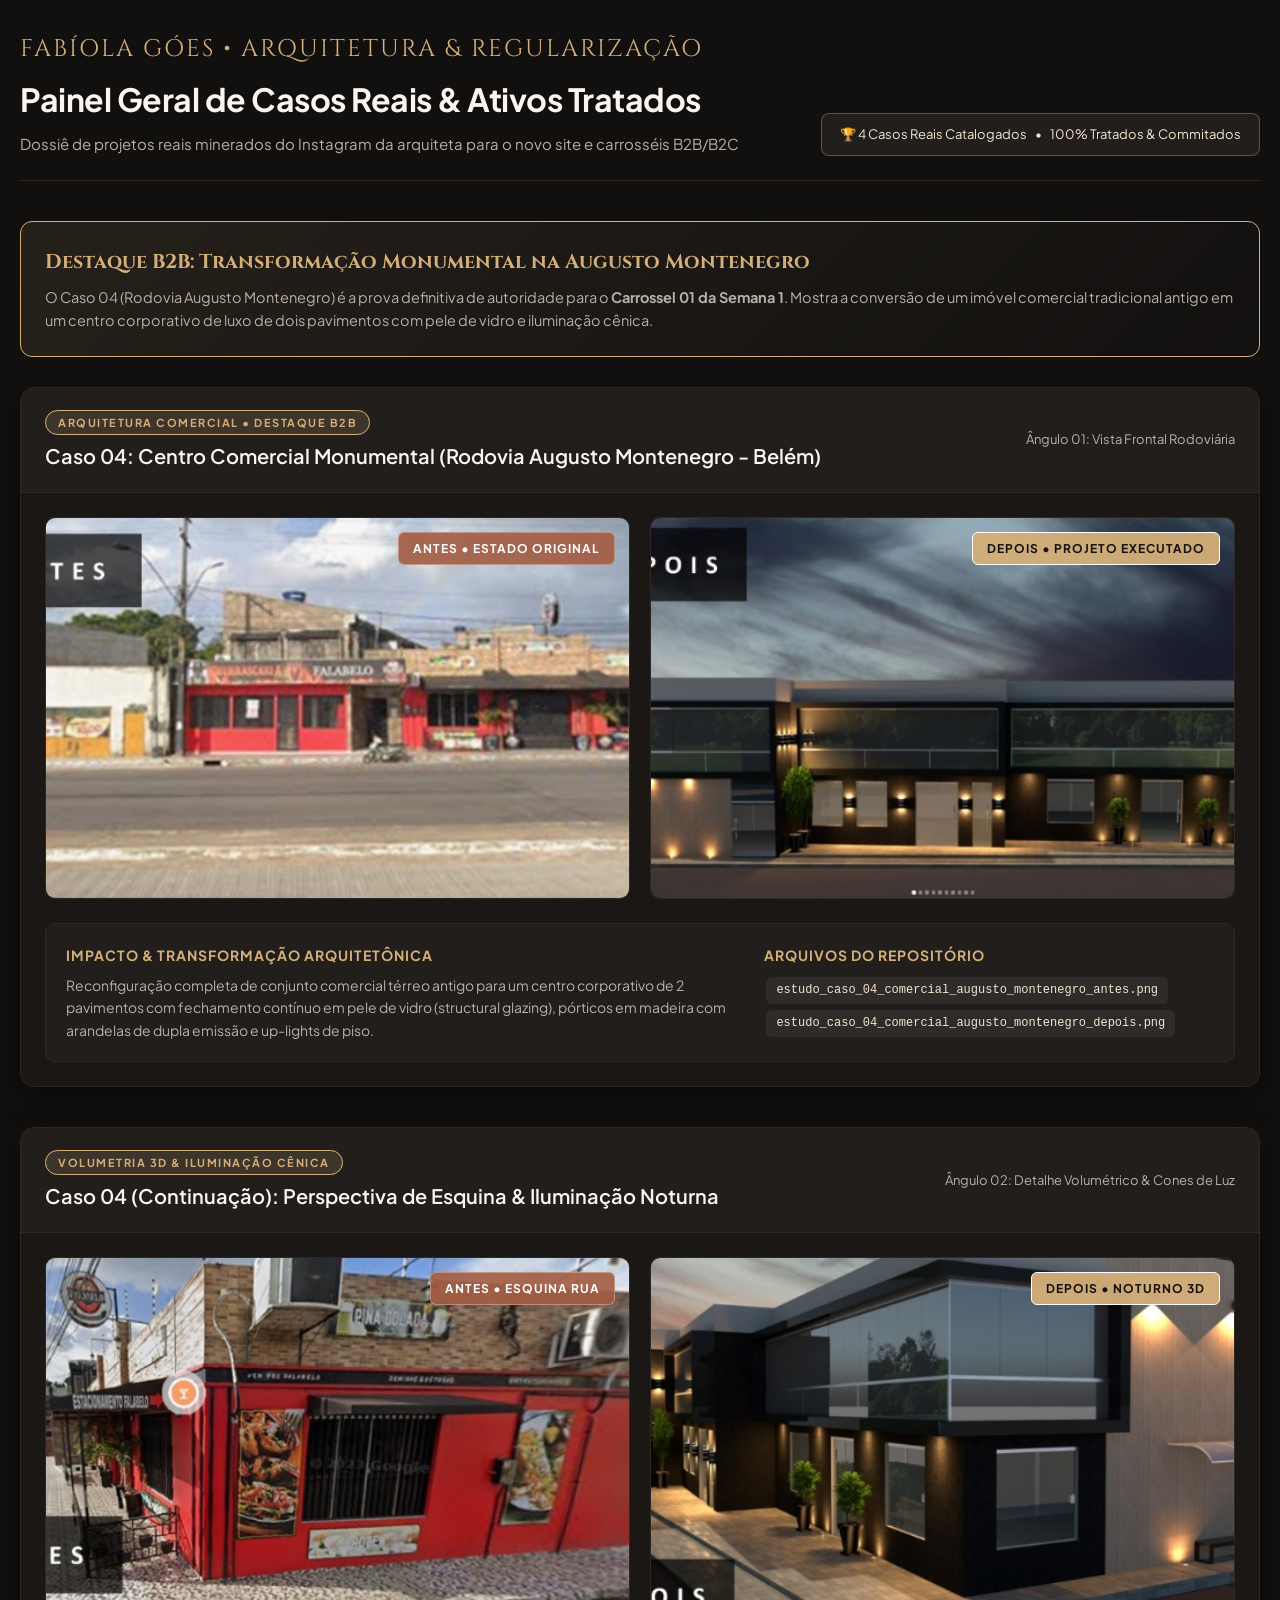
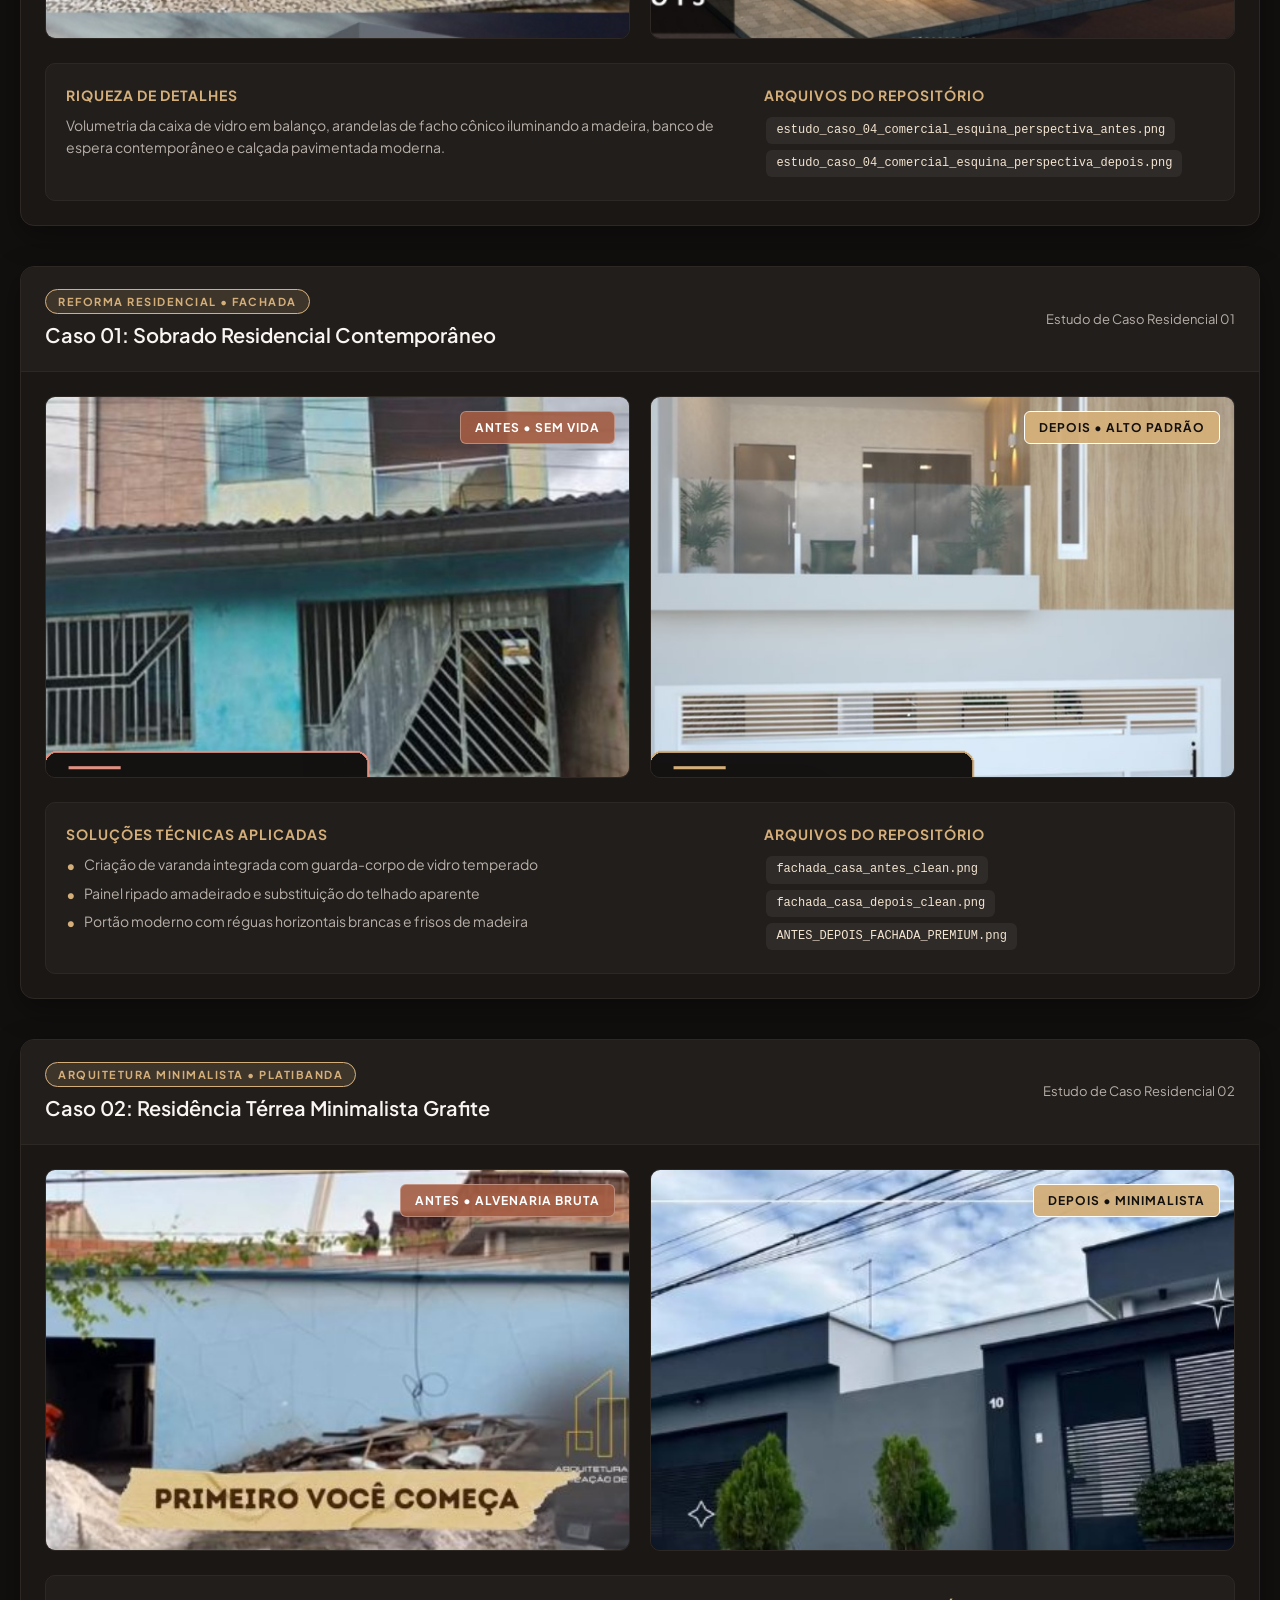
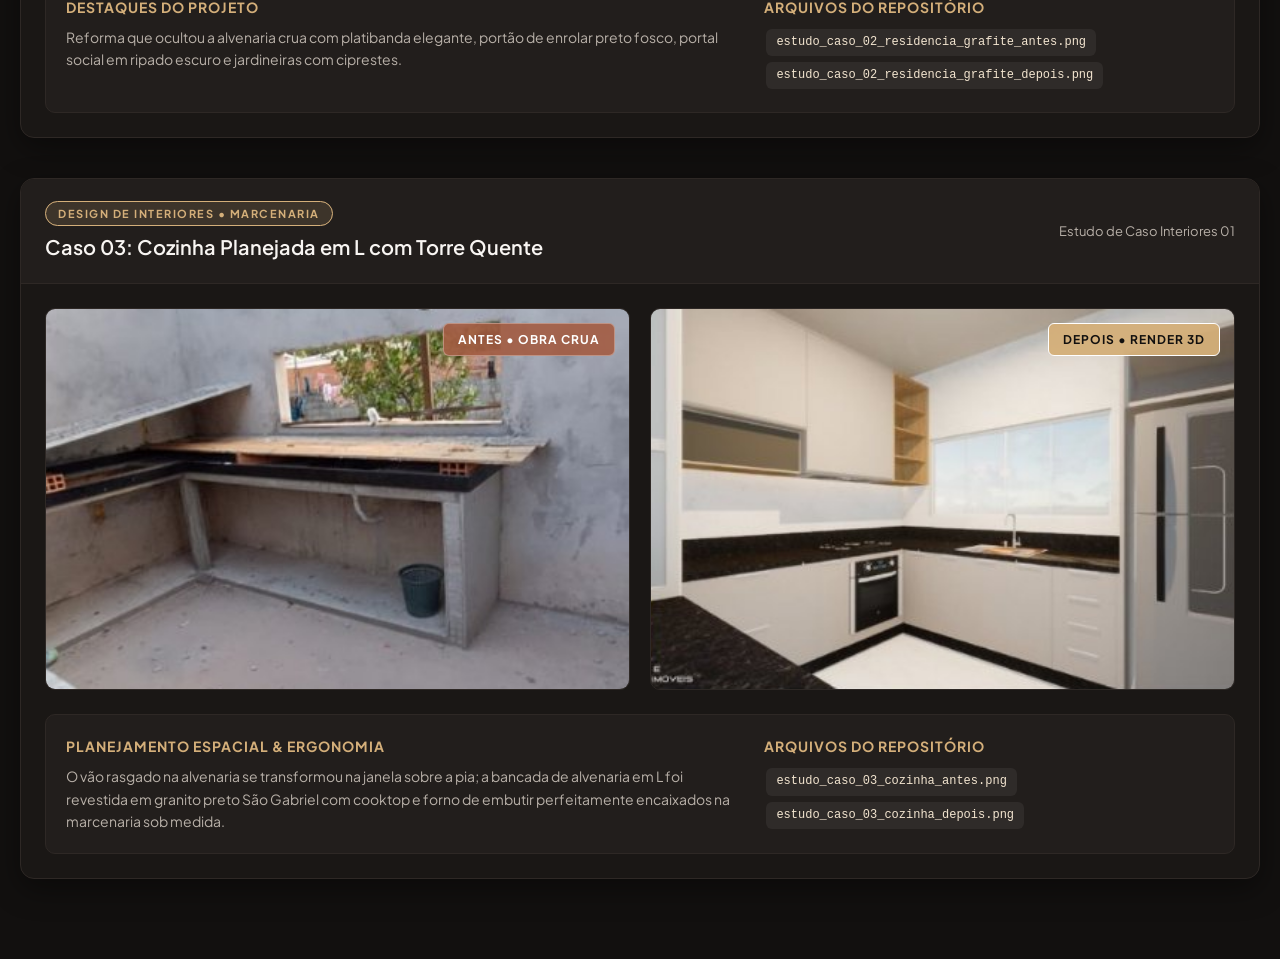
<file: PAINEL_PROJETOS_E_CASOS_REAIS.html>
<!DOCTYPE html>
<html lang="pt-BR">
<head>
  <meta charset="UTF-8">
  <meta name="viewport" content="width=device-width, initial-scale=1.0">
  <title>Painel Executivo de Casos Reais • Fabíola Góes Arquiteta</title>
  <link rel="preconnect" href="https://fonts.googleapis.com">
  <link rel="preconnect" href="https://fonts.gstatic.com" crossorigin>
  <link href="https://fonts.googleapis.com/css2?family=Cinzel:wght@500;700&family=Plus+Jakarta+Sans:wght@300;400;500;600;700&display=swap" rel="stylesheet">
  <style>
    :root {
      --bg-dark: #12100F;
      --bg-card: #1A1715;
      --bg-surface: #221E1C;
      --accent-gold: #D4AF7A;
      --accent-gold-light: #F3E5D0;
      --accent-terracotta: #A45D43;
      --text-primary: #F8F5F2;
      --text-secondary: #B8B0A8;
      --border-subtle: #2E2825;
      --border-gold: rgba(212, 175, 122, 0.35);
    }

    * {
      box-sizing: border-box;
      margin: 0;
      padding: 0;
    }

    body {
      background-color: var(--bg-dark);
      color: var(--text-primary);
      font-family: 'Plus Jakarta Sans', sans-serif;
      line-height: 1.6;
      padding: 30px 20px 80px;
    }

    .container {
      max-width: 1240px;
      margin: 0 auto;
    }

    header {
      border-bottom: 1px solid var(--border-subtle);
      padding-bottom: 24px;
      margin-bottom: 40px;
      display: flex;
      flex-wrap: wrap;
      justify-content: space-between;
      align-items: flex-end;
      gap: 20px;
    }

    .brand-title {
      font-family: 'Cinzel', serif;
      font-size: 24px;
      letter-spacing: 2px;
      color: var(--accent-gold);
      text-transform: uppercase;
      margin-bottom: 6px;
    }

    h1 {
      font-size: 32px;
      font-weight: 700;
      color: var(--text-primary);
      letter-spacing: -0.5px;
    }

    .header-desc {
      color: var(--text-secondary);
      font-size: 15px;
      margin-top: 6px;
    }

    .stats-badge {
      background: var(--bg-surface);
      border: 1px solid var(--border-gold);
      padding: 10px 18px;
      border-radius: 8px;
      font-size: 13px;
      color: var(--accent-gold-light);
      display: inline-flex;
      align-items: center;
      gap: 8px;
    }

    .grid-cases {
      display: flex;
      flex-direction: column;
      gap: 40px;
    }

    .case-card {
      background: var(--bg-card);
      border: 1px solid var(--border-subtle);
      border-radius: 14px;
      overflow: hidden;
      box-shadow: 0 10px 30px rgba(0,0,0,0.4);
      transition: border-color 0.2s ease;
    }

    .case-card:hover {
      border-color: var(--border-gold);
    }

    .case-header {
      padding: 20px 24px;
      background: var(--bg-surface);
      border-bottom: 1px solid var(--border-subtle);
      display: flex;
      justify-content: space-between;
      align-items: center;
      flex-wrap: wrap;
      gap: 12px;
    }

    .case-tag {
      font-size: 11px;
      font-weight: 700;
      text-transform: uppercase;
      letter-spacing: 1.5px;
      padding: 5px 12px;
      border-radius: 20px;
      background: rgba(212, 175, 122, 0.15);
      color: var(--accent-gold);
      border: 1px solid var(--accent-gold);
    }

    .case-title {
      font-size: 20px;
      font-weight: 600;
      color: var(--text-primary);
    }

    .case-meta {
      font-size: 13px;
      color: var(--text-secondary);
    }

    .case-content {
      padding: 24px;
    }

    .case-comparison {
      display: grid;
      grid-template-columns: 1fr 1fr;
      gap: 20px;
      margin-bottom: 24px;
    }

    @media (max-width: 800px) {
      .case-comparison {
        grid-template-columns: 1fr;
      }
    }

    .comparison-pane {
      background: #000;
      border-radius: 10px;
      overflow: hidden;
      border: 1px solid var(--border-subtle);
      position: relative;
    }

    .comparison-badge {
      position: absolute;
      top: 14px;
      right: 14px;
      padding: 6px 14px;
      border-radius: 6px;
      font-size: 12px;
      font-weight: 700;
      letter-spacing: 1px;
      z-index: 2;
    }

    .badge-antes {
      background: rgba(164, 93, 67, 0.9);
      color: #FFF;
      border: 1px solid rgba(255,255,255,0.3);
    }

    .badge-depois {
      background: rgba(212, 175, 122, 0.95);
      color: #12100F;
      border: 1px solid #FFF;
    }

    .comparison-pane img {
      width: 100%;
      height: 380px;
      object-fit: cover;
      display: block;
      transition: transform 0.3s ease;
    }

    .comparison-pane:hover img {
      transform: scale(1.02);
    }

    .case-info {
      display: grid;
      grid-template-columns: 1.5fr 1fr;
      gap: 24px;
      background: var(--bg-surface);
      border-radius: 10px;
      padding: 20px;
      border: 1px solid var(--border-subtle);
    }

    @media (max-width: 768px) {
      .case-info {
        grid-template-columns: 1fr;
      }
    }

    .info-block h4 {
      color: var(--accent-gold);
      font-size: 14px;
      text-transform: uppercase;
      letter-spacing: 1px;
      margin-bottom: 8px;
    }

    .info-block p, .info-block ul {
      font-size: 14px;
      color: var(--text-secondary);
    }

    .info-block ul {
      list-style: none;
    }

    .info-block ul li {
      margin-bottom: 6px;
      position: relative;
      padding-left: 18px;
    }

    .info-block ul li::before {
      content: "•";
      color: var(--accent-gold);
      position: absolute;
      left: 0;
      font-size: 18px;
      top: -2px;
    }

    .asset-pill {
      display: inline-block;
      background: rgba(255,255,255,0.06);
      padding: 4px 10px;
      border-radius: 6px;
      font-family: monospace;
      font-size: 12px;
      color: var(--accent-gold-light);
      margin: 3px 2px;
    }

    .highlight-card {
      background: linear-gradient(135deg, rgba(212, 175, 122, 0.1) 0%, rgba(18, 16, 15, 0.9) 100%);
      border: 1px solid var(--accent-gold);
      border-radius: 12px;
      padding: 24px;
      margin-bottom: 30px;
    }

    .highlight-card h3 {
      font-family: 'Cinzel', serif;
      color: var(--accent-gold);
      margin-bottom: 8px;
      font-size: 20px;
    }
  </style>
</head>
<body>

  <div class="container">
    <header>
      <div>
        <div class="brand-title">Fabíola Góes • Arquitetura & Regularização</div>
        <h1>Painel Geral de Casos Reais & Ativos Tratados</h1>
        <div class="header-desc">Dossiê de projetos reais minerados do Instagram da arquiteta para o novo site e carrosséis B2B/B2C</div>
      </div>
      <div class="stats-badge">
        <span>🏆 4 Casos Reais Catalogados</span> • <span>100% Tratados & Commitados</span>
      </div>
    </header>

    <div class="highlight-card">
      <h3>Destaque B2B: Transformação Monumental na Augusto Montenegro</h3>
      <p style="color: var(--text-secondary); font-size: 14.5px;">
        O Caso 04 (Rodovia Augusto Montenegro) é a prova definitiva de autoridade para o <strong>Carrossel 01 da Semana 1</strong>. Mostra a conversão de um imóvel comercial tradicional antigo em um centro corporativo de luxo de dois pavimentos com pele de vidro e iluminação cênica.
      </p>
    </div>

    <div class="grid-cases">

      <!-- CASO 04: COMERCIAL AUGUSTO MONTENEGRO (Ângulo 1) -->
      <div class="case-card">
        <div class="case-header">
          <div>
            <span class="case-tag">Arquitetura Comercial • Destaque B2B</span>
            <div class="case-title" style="margin-top: 6px;">Caso 04: Centro Comercial Monumental (Rodovia Augusto Montenegro - Belém)</div>
          </div>
          <div class="case-meta">Ângulo 01: Vista Frontal Rodoviária</div>
        </div>
        <div class="case-content">
          <div class="case-comparison">
            <div class="comparison-pane">
              <span class="comparison-badge badge-antes">ANTES • ESTADO ORIGINAL</span>
              <img src="estudo_caso_04_comercial_augusto_montenegro_antes.png" alt="Antes Comercial Augusto Montenegro">
            </div>
            <div class="comparison-pane">
              <span class="comparison-badge badge-depois">DEPOIS • PROJETO EXECUTADO</span>
              <img src="estudo_caso_04_comercial_augusto_montenegro_depois.png" alt="Depois Comercial Augusto Montenegro">
            </div>
          </div>
          <div class="case-info">
            <div class="info-block">
              <h4>Impacto & Transformação Arquitetônica</h4>
              <p>Reconfiguração completa de conjunto comercial térreo antigo para um centro corporativo de 2 pavimentos com fechamento contínuo em pele de vidro (structural glazing), pórticos em madeira com arandelas de dupla emissão e up-lights de piso.</p>
            </div>
            <div class="info-block">
              <h4>Arquivos do Repositório</h4>
              <div>
                <span class="asset-pill">estudo_caso_04_comercial_augusto_montenegro_antes.png</span>
                <span class="asset-pill">estudo_caso_04_comercial_augusto_montenegro_depois.png</span>
              </div>
            </div>
          </div>
        </div>
      </div>

      <!-- CASO 04: COMERCIAL AUGUSTO MONTENEGRO (Ângulo 2) -->
      <div class="case-card">
        <div class="case-header">
          <div>
            <span class="case-tag">Volumetria 3D & Iluminação Cênica</span>
            <div class="case-title" style="margin-top: 6px;">Caso 04 (Continuação): Perspectiva de Esquina & Iluminação Noturna</div>
          </div>
          <div class="case-meta">Ângulo 02: Detalhe Volumétrico & Cones de Luz</div>
        </div>
        <div class="case-content">
          <div class="case-comparison">
            <div class="comparison-pane">
              <span class="comparison-badge badge-antes">ANTES • ESQUINA RUA</span>
              <img src="estudo_caso_04_comercial_esquina_perspectiva_antes.png" alt="Antes Esquina Comercial">
            </div>
            <div class="comparison-pane">
              <span class="comparison-badge badge-depois">DEPOIS • NOTURNO 3D</span>
              <img src="estudo_caso_04_comercial_esquina_perspectiva_depois.png" alt="Depois Esquina Comercial">
            </div>
          </div>
          <div class="case-info">
            <div class="info-block">
              <h4>Riqueza de Detalhes</h4>
              <p>Volumetria da caixa de vidro em balanço, arandelas de facho cônico iluminando a madeira, banco de espera contemporâneo e calçada pavimentada moderna.</p>
            </div>
            <div class="info-block">
              <h4>Arquivos do Repositório</h4>
              <div>
                <span class="asset-pill">estudo_caso_04_comercial_esquina_perspectiva_antes.png</span>
                <span class="asset-pill">estudo_caso_04_comercial_esquina_perspectiva_depois.png</span>
              </div>
            </div>
          </div>
        </div>
      </div>

      <!-- CASO 01: SOBRADO RESIDENCIAL -->
      <div class="case-card">
        <div class="case-header">
          <div>
            <span class="case-tag">Reforma Residencial • Fachada</span>
            <div class="case-title" style="margin-top: 6px;">Caso 01: Sobrado Residencial Contemporâneo</div>
          </div>
          <div class="case-meta">Estudo de Caso Residencial 01</div>
        </div>
        <div class="case-content">
          <div class="case-comparison">
            <div class="comparison-pane">
              <span class="comparison-badge badge-antes">ANTES • SEM VIDA</span>
              <img src="fachada_casa_antes_clean.png" alt="Antes Sobrado Residencial">
            </div>
            <div class="comparison-pane">
              <span class="comparison-badge badge-depois">DEPOIS • ALTO PADRÃO</span>
              <img src="fachada_casa_depois_clean.png" alt="Depois Sobrado Residencial">
            </div>
          </div>
          <div class="case-info">
            <div class="info-block">
              <h4>Soluções Técnicas Aplicadas</h4>
              <ul>
                <li>Criação de varanda integrada com guarda-corpo de vidro temperado</li>
                <li>Painel ripado amadeirado e substituição do telhado aparente</li>
                <li>Portão moderno com réguas horizontais brancas e frisos de madeira</li>
              </ul>
            </div>
            <div class="info-block">
              <h4>Arquivos do Repositório</h4>
              <div>
                <span class="asset-pill">fachada_casa_antes_clean.png</span>
                <span class="asset-pill">fachada_casa_depois_clean.png</span>
                <span class="asset-pill">ANTES_DEPOIS_FACHADA_PREMIUM.png</span>
              </div>
            </div>
          </div>
        </div>
      </div>

      <!-- CASO 02: RESIDÊNCIA TÉRREA GRAFITE -->
      <div class="case-card">
        <div class="case-header">
          <div>
            <span class="case-tag">Arquitetura Minimalista • Platibanda</span>
            <div class="case-title" style="margin-top: 6px;">Caso 02: Residência Térrea Minimalista Grafite</div>
          </div>
          <div class="case-meta">Estudo de Caso Residencial 02</div>
        </div>
        <div class="case-content">
          <div class="case-comparison">
            <div class="comparison-pane">
              <span class="comparison-badge badge-antes">ANTES • ALVENARIA BRUTA</span>
              <img src="estudo_caso_02_residencia_grafite_antes.png" alt="Antes Casa Grafite">
            </div>
            <div class="comparison-pane">
              <span class="comparison-badge badge-depois">DEPOIS • MINIMALISTA</span>
              <img src="estudo_caso_02_residencia_grafite_depois.png" alt="Depois Casa Grafite">
            </div>
          </div>
          <div class="case-info">
            <div class="info-block">
              <h4>Destaques do Projeto</h4>
              <p>Reforma que ocultou a alvenaria crua com platibanda elegante, portão de enrolar preto fosco, portal social em ripado escuro e jardineiras com ciprestes.</p>
            </div>
            <div class="info-block">
              <h4>Arquivos do Repositório</h4>
              <div>
                <span class="asset-pill">estudo_caso_02_residencia_grafite_antes.png</span>
                <span class="asset-pill">estudo_caso_02_residencia_grafite_depois.png</span>
              </div>
            </div>
          </div>
        </div>
      </div>

      <!-- CASO 03: COZINHA PLANEJADA -->
      <div class="case-card">
        <div class="case-header">
          <div>
            <span class="case-tag">Design de Interiores • Marcenaria</span>
            <div class="case-title" style="margin-top: 6px;">Caso 03: Cozinha Planejada em L com Torre Quente</div>
          </div>
          <div class="case-meta">Estudo de Caso Interiores 01</div>
        </div>
        <div class="case-content">
          <div class="case-comparison">
            <div class="comparison-pane">
              <span class="comparison-badge badge-antes">ANTES • OBRA CRUA</span>
              <img src="estudo_caso_03_cozinha_antes.png" alt="Antes Cozinha Obra">
            </div>
            <div class="comparison-pane">
              <span class="comparison-badge badge-depois">DEPOIS • RENDER 3D</span>
              <img src="estudo_caso_03_cozinha_depois.png" alt="Depois Cozinha Planejada">
            </div>
          </div>
          <div class="case-info">
            <div class="info-block">
              <h4>Planejamento Espacial & Ergonomia</h4>
              <p>O vão rasgado na alvenaria se transformou na janela sobre a pia; a bancada de alvenaria em L foi revestida em granito preto São Gabriel com cooktop e forno de embutir perfeitamente encaixados na marcenaria sob medida.</p>
            </div>
            <div class="info-block">
              <h4>Arquivos do Repositório</h4>
              <div>
                <span class="asset-pill">estudo_caso_03_cozinha_antes.png</span>
                <span class="asset-pill">estudo_caso_03_cozinha_depois.png</span>
              </div>
            </div>
          </div>
        </div>
      </div>

    </div>
  </div>

</body>
</html>
</file>
